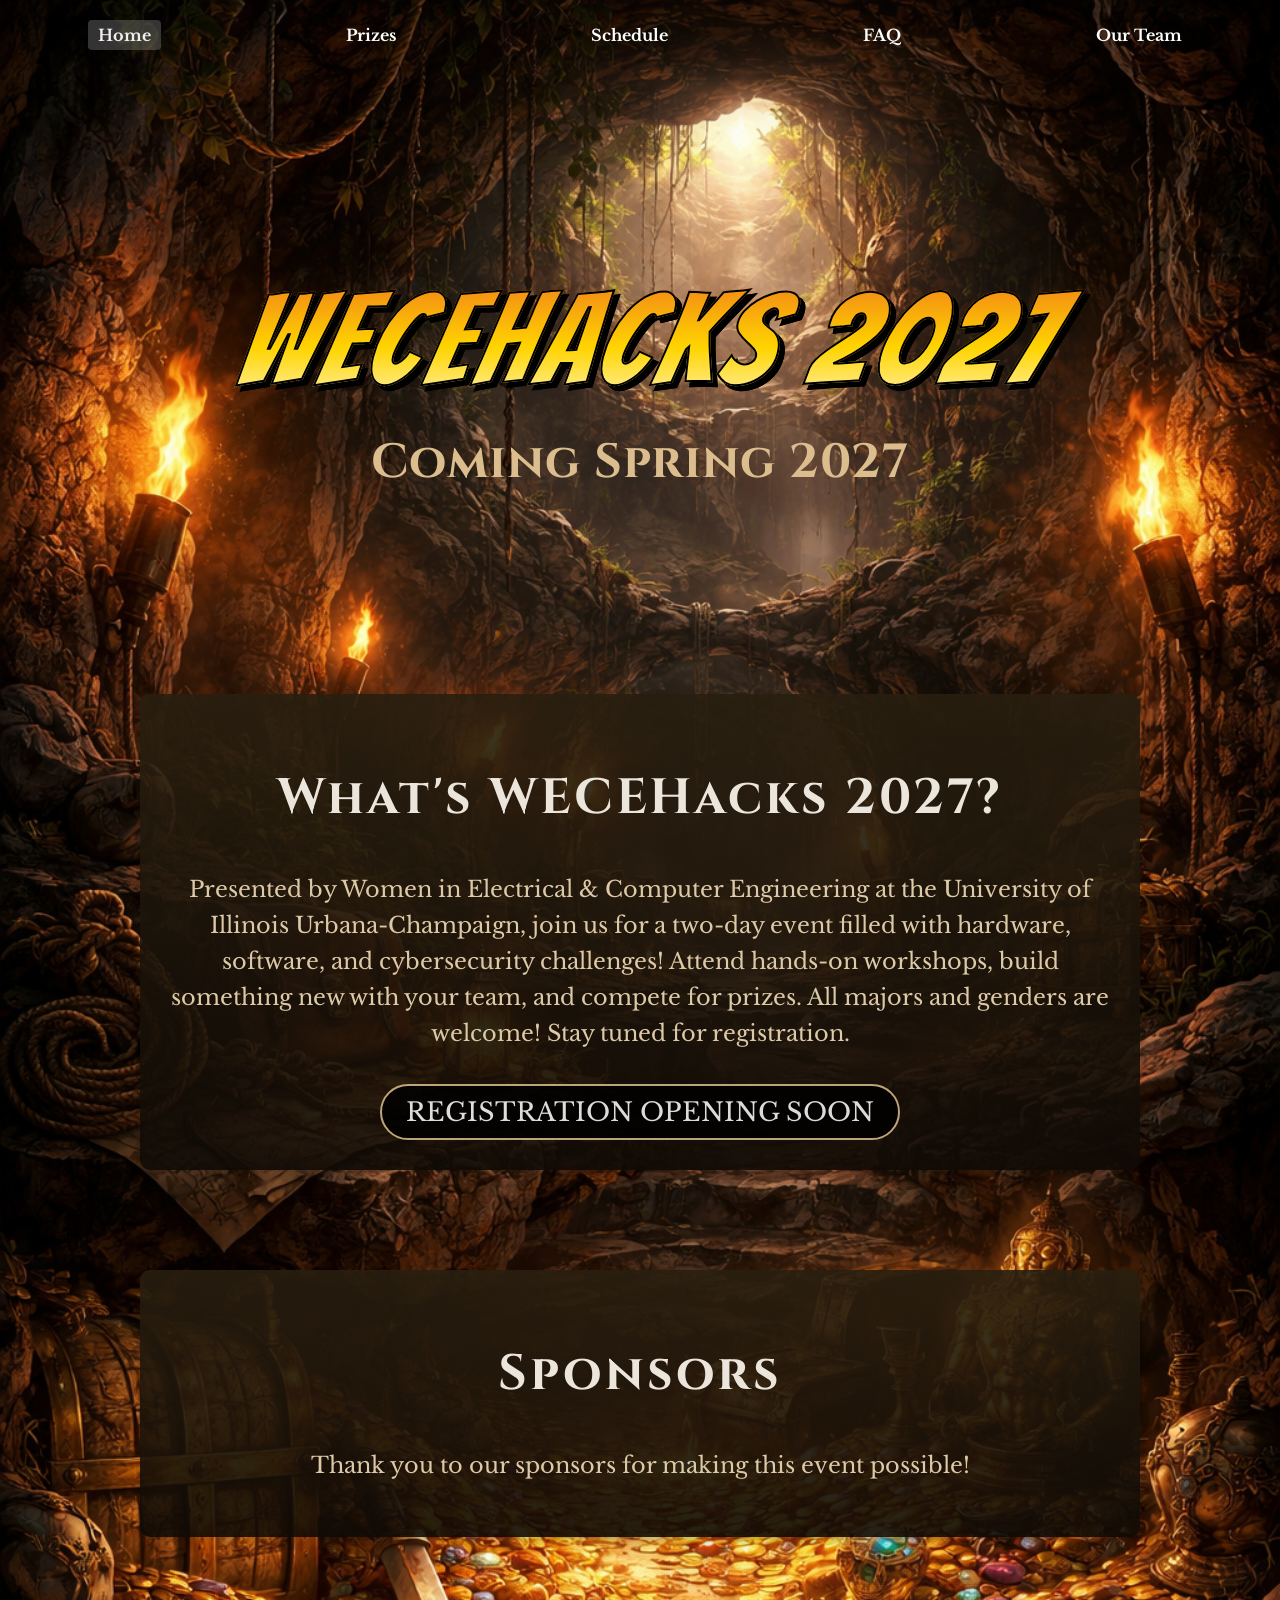
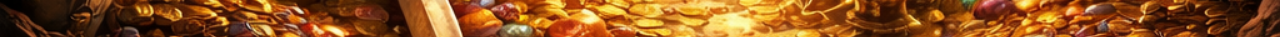
<file: index.html>
<!DOCTYPE html>
<html lang="en">
<head>
  <meta charset="UTF-8">
  <meta name="viewport" content="width=device-width, initial-scale=1.0">
  <title>WECEHacks 2027</title>
  <meta name="description" content="WECEHacks 2027 — the Women in Electrical & Computer Engineering hackathon at the University of Illinois Urbana-Champaign.">

  <link rel="preconnect" href="https://fonts.googleapis.com">
  <link rel="preconnect" href="https://fonts.gstatic.com" crossorigin>
  <link href="https://fonts.googleapis.com/css2?family=Bangers&family=Cinzel:wght@400..900&family=Libre+Baskerville:ital,wght@0,400..700;1,400..700&display=swap" rel="stylesheet">

  <link rel="stylesheet" href="css/common.css">
  <link rel="stylesheet" href="index.css">
</head>

<body>

  <!-- Header -->
  <nav class="header">
    <a href="index.html">Home</a>
    <a href="pages/prizes.html">Prizes</a>
    <a href="pages/schedule.html">Schedule</a>
    <a href="pages/faq.html">FAQ</a>
    <a href="pages/ourteam.html">Our Team</a>
  </nav>

  <!-- Hero section -->
  <!-- TODO: swap for a designed title image (like 2026's) if marketing makes one -->
  <header class="hero">
    <h1 class="hero-title">WECEHacks 2027</h1>
  </header>

  <div class="countdown">
    <div id="date">
      <!-- TODO: replace with the event dates, e.g. "February 20-21" -->
      <h2>Coming Spring 2027</h2>
    </div>

    <div id="timer">
      <span id="days">00</span> Days
      <span id="hours">00</span> Hours
      <span id="minutes">00</span> Minutes
      <span id="seconds">00</span> Seconds
    </div>
  </div>

  <!-- What's WECEHacks 2027? -->
  <section class="intro-section">
    <div>
      <h1>What's WECEHacks 2027?</h1>
      <p>Presented by Women in Electrical &amp; Computer Engineering at the University of Illinois Urbana-Champaign,
        join us for a two-day event filled with hardware, software, and cybersecurity challenges!
        Attend hands-on workshops, build something new with your team, and compete for prizes.
        All majors and genders are welcome! Stay tuned for registration.</p>
      <!-- TODO: once registration opens, wrap the button in
           <a href="REGISTRATION_FORM_URL" target="_blank" rel="noopener"> and change the text to "REGISTER NOW" -->
      <button id="registration-button" type="button" disabled>
        REGISTRATION OPENING SOON
      </button>
    </div>
  </section>

  <!-- Sponsors -->
  <section class="sponsors-section">
    <h1>Sponsors</h1>
    <p>Thank you to our sponsors for making this event possible!</p>

    <!-- TODO: add sponsor logos to images/sponsors/ and list them here
    <div class="sponsor-images">
      <img src="images/sponsors/example.png" alt="Sponsor name" />
    </div> -->
  </section>

  <script src="js/main.js"></script>
</body>
</html>
</file>
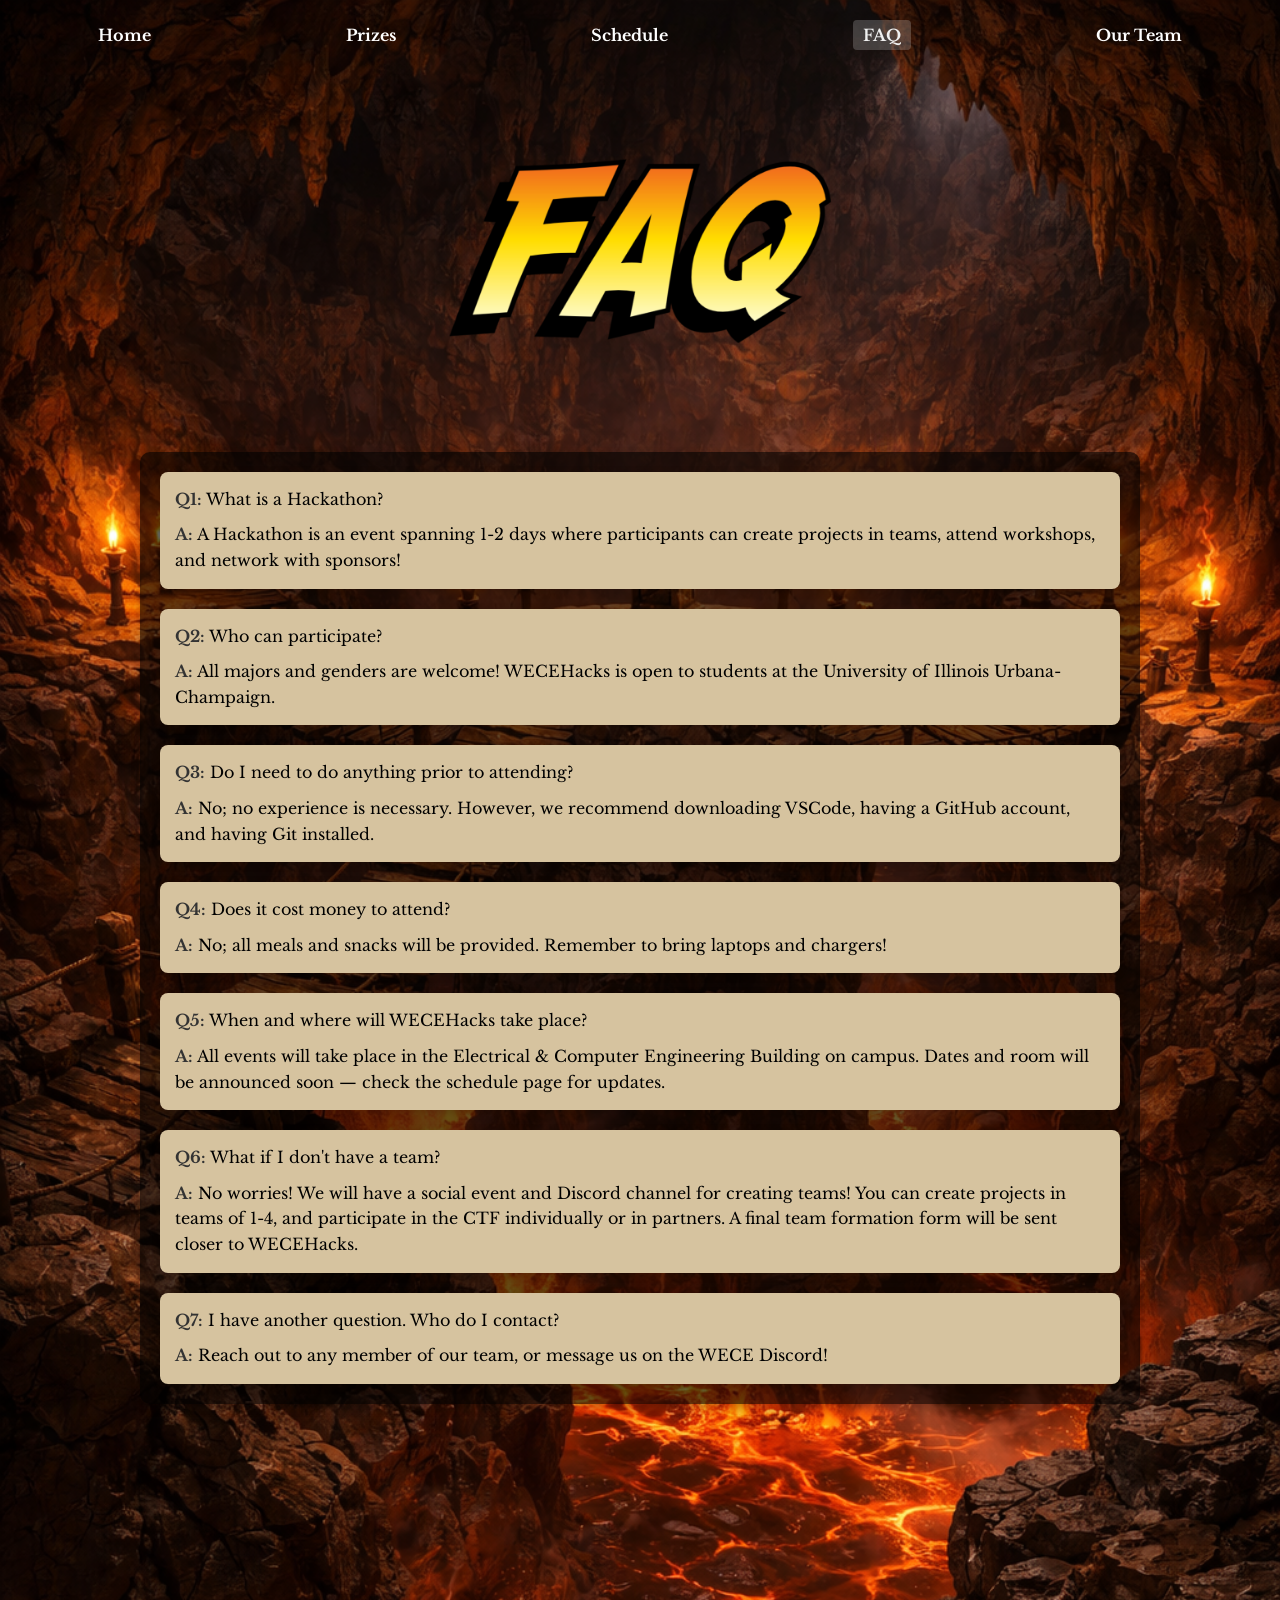
<file: pages/faq.html>
<!DOCTYPE html>
<html lang="en">
<head>
  <meta charset="UTF-8">
  <meta name="viewport" content="width=device-width, initial-scale=1.0">
  <title>WECEHacks 2027 - FAQ</title>

  <link rel="preconnect" href="https://fonts.googleapis.com">
  <link rel="preconnect" href="https://fonts.gstatic.com" crossorigin>
  <link href="https://fonts.googleapis.com/css2?family=Cinzel:wght@400..900&family=Libre+Baskerville:ital,wght@0,400..700;1,400..700&display=swap" rel="stylesheet">

  <link rel="stylesheet" href="../css/common.css">
  <link rel="stylesheet" href="faq.css">
</head>

<body>

  <!-- Header -->
  <nav class="header">
    <a href="../index.html">Home</a>
    <a href="prizes.html">Prizes</a>
    <a href="schedule.html">Schedule</a>
    <a href="faq.html">FAQ</a>
    <a href="ourteam.html">Our Team</a>
  </nav>

  <!-- Page Title -->
  <div class="page-title">
    <img src="../images/titles/faq.png" alt="FAQs">
  </div>

  <!-- FAQ Section -->
  <section class="faq-section">

    <div class="faq-item">
      <p><strong>Q1:</strong> What is a Hackathon?</p>
      <p><strong>A:</strong> A Hackathon is an event spanning 1-2 days where participants can create projects in teams, attend workshops, and network with sponsors!</p>
    </div>

    <div class="faq-item">
      <p><strong>Q2:</strong> Who can participate?</p>
      <p><strong>A:</strong> All majors and genders are welcome! WECEHacks is open to students at the University of Illinois Urbana-Champaign.</p>
    </div>

    <div class="faq-item">
      <p><strong>Q3:</strong> Do I need to do anything prior to attending?</p>
      <p><strong>A:</strong> No; no experience is necessary. However, we recommend downloading VSCode, having a GitHub account, and having Git installed.</p>
    </div>

    <div class="faq-item">
      <p><strong>Q4:</strong> Does it cost money to attend?</p>
      <p><strong>A:</strong> No; all meals and snacks will be provided. Remember to bring laptops and chargers!</p>
    </div>

    <div class="faq-item">
      <p><strong>Q5:</strong> When and where will WECEHacks take place?</p>
      <!-- TODO: fill in the 2027 dates and room number -->
      <p><strong>A:</strong> All events will take place in the Electrical &amp; Computer Engineering Building on campus. Dates and room will be announced soon &mdash; check the schedule page for updates.</p>
    </div>

    <div class="faq-item">
      <p><strong>Q6:</strong> What if I don't have a team?</p>
      <p><strong>A:</strong> No worries! We will have a social event and Discord channel for creating teams! You can create projects in teams of 1-4, and participate in the CTF individually or in partners. A final team formation form will be sent closer to WECEHacks.</p>
    </div>

    <div class="faq-item">
      <p><strong>Q7:</strong> I have another question. Who do I contact?</p>
      <!-- TODO: add the WECEHacks contact email / Discord link -->
      <p><strong>A:</strong> Reach out to any member of our team, or message us on the WECE Discord!</p>
    </div>

  </section>

  <script src="../js/main.js"></script>
</body>
</html>
</file>
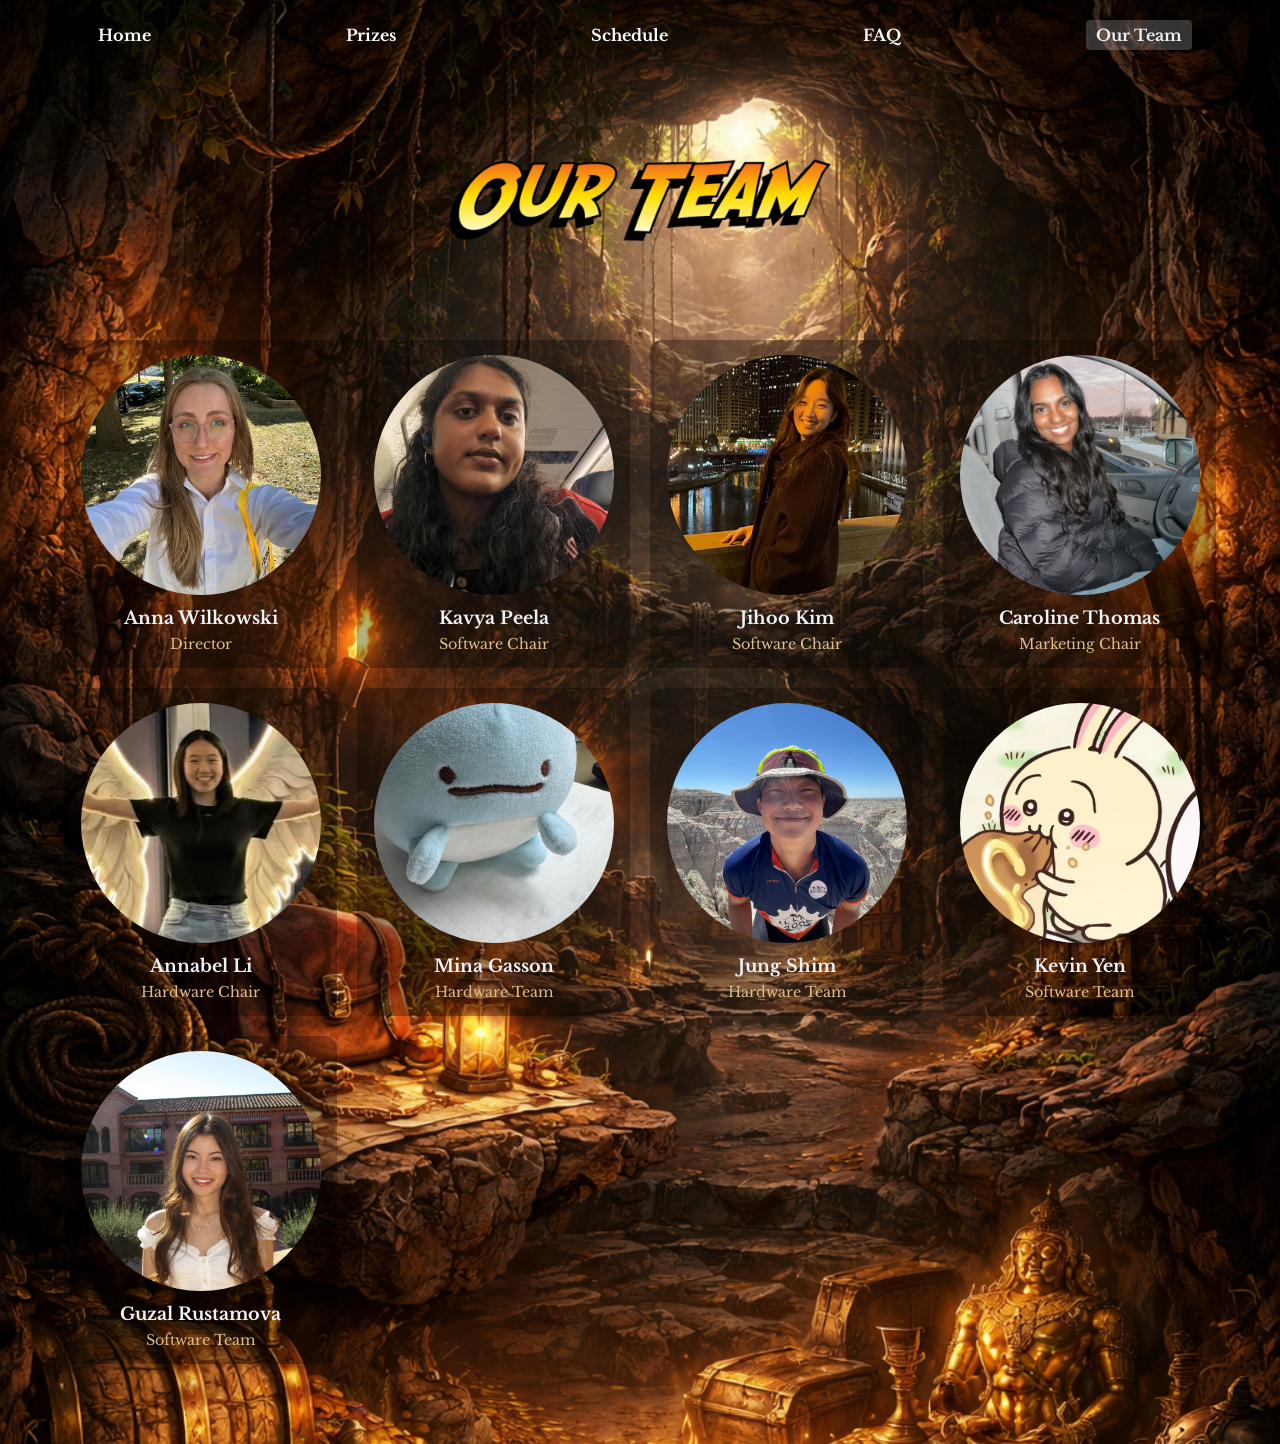
<file: pages/ourteam.html>
<!DOCTYPE html>
<html lang="en">
<head>
  <meta charset="UTF-8">
  <meta name="viewport" content="width=device-width, initial-scale=1.0">
  <title>WECEHacks 2027 - Our Team</title>

  <link rel="preconnect" href="https://fonts.googleapis.com">
  <link rel="preconnect" href="https://fonts.gstatic.com" crossorigin>
  <link href="https://fonts.googleapis.com/css2?family=Cinzel:wght@400..900&family=Libre+Baskerville:ital,wght@0,400..700;1,400..700&display=swap" rel="stylesheet">

  <link rel="stylesheet" href="../css/common.css">
  <link rel="stylesheet" href="ourteam.css">
</head>

<body>

  <!-- Header -->
  <nav class="header">
    <a href="../index.html">Home</a>
    <a href="prizes.html">Prizes</a>
    <a href="schedule.html">Schedule</a>
    <a href="faq.html">FAQ</a>
    <a href="ourteam.html">Our Team</a>
  </nav>

  <!-- Page Title -->
  <div class="page-title">
    <img src="../images/titles/our-team.png" alt="Our Team">
  </div>

  <!-- Team Section
       TODO: update to the 2027 roster (this is carried over from 2026).
       Photos go in images/team_photos/ — square crops look best. -->
  <section class="team-grid">

    <div class="team-member">
      <img src="../images/team_photos/anna_wilkowski.jpg" alt="Anna Wilkowski">
      <div class="name">Anna Wilkowski</div>
      <div class="role">Director</div>
    </div>

    <div class="team-member">
      <img src="../images/team_photos/kavya_peela.jpg" alt="Kavya Peela">
      <div class="name">Kavya Peela</div>
      <div class="role">Software Chair</div>
    </div>

    <div class="team-member">
      <img src="../images/team_photos/jihoo_kim.jpg" alt="Jihoo Kim">
      <div class="name">Jihoo Kim</div>
      <div class="role">Software Chair</div>
    </div>

    <div class="team-member">
      <img src="../images/team_photos/caroline_thomas.jpg" alt="Caroline Thomas">
      <div class="name">Caroline Thomas</div>
      <div class="role">Marketing Chair</div>
    </div>

    <div class="team-member">
      <img src="../images/team_photos/annabel_li.jpg" alt="Annabel Li">
      <div class="name">Annabel Li</div>
      <div class="role">Hardware Chair</div>
    </div>

    <div class="team-member">
      <img src="../images/team_photos/mina_gasson.jpg" alt="Mina Gasson">
      <div class="name">Mina Gasson</div>
      <div class="role">Hardware Team</div>
    </div>

    <div class="team-member">
      <img src="../images/team_photos/jung_shim.jpg" alt="Jung Shim">
      <div class="name">Jung Shim</div>
      <div class="role">Hardware Team</div>
    </div>

    <div class="team-member">
      <img src="../images/team_photos/kevin_yen.jpg" alt="Kevin Yen">
      <div class="name">Kevin Yen</div>
      <div class="role">Software Team</div>
    </div>

    <div class="team-member">
      <img src="../images/team_photos/guzal_rustamova.jpg" alt="Guzal Rustamova">
      <div class="name">Guzal Rustamova</div>
      <div class="role">Software Team</div>
    </div>

  </section>

  <script src="../js/main.js"></script>
</body>
</html>
</file>
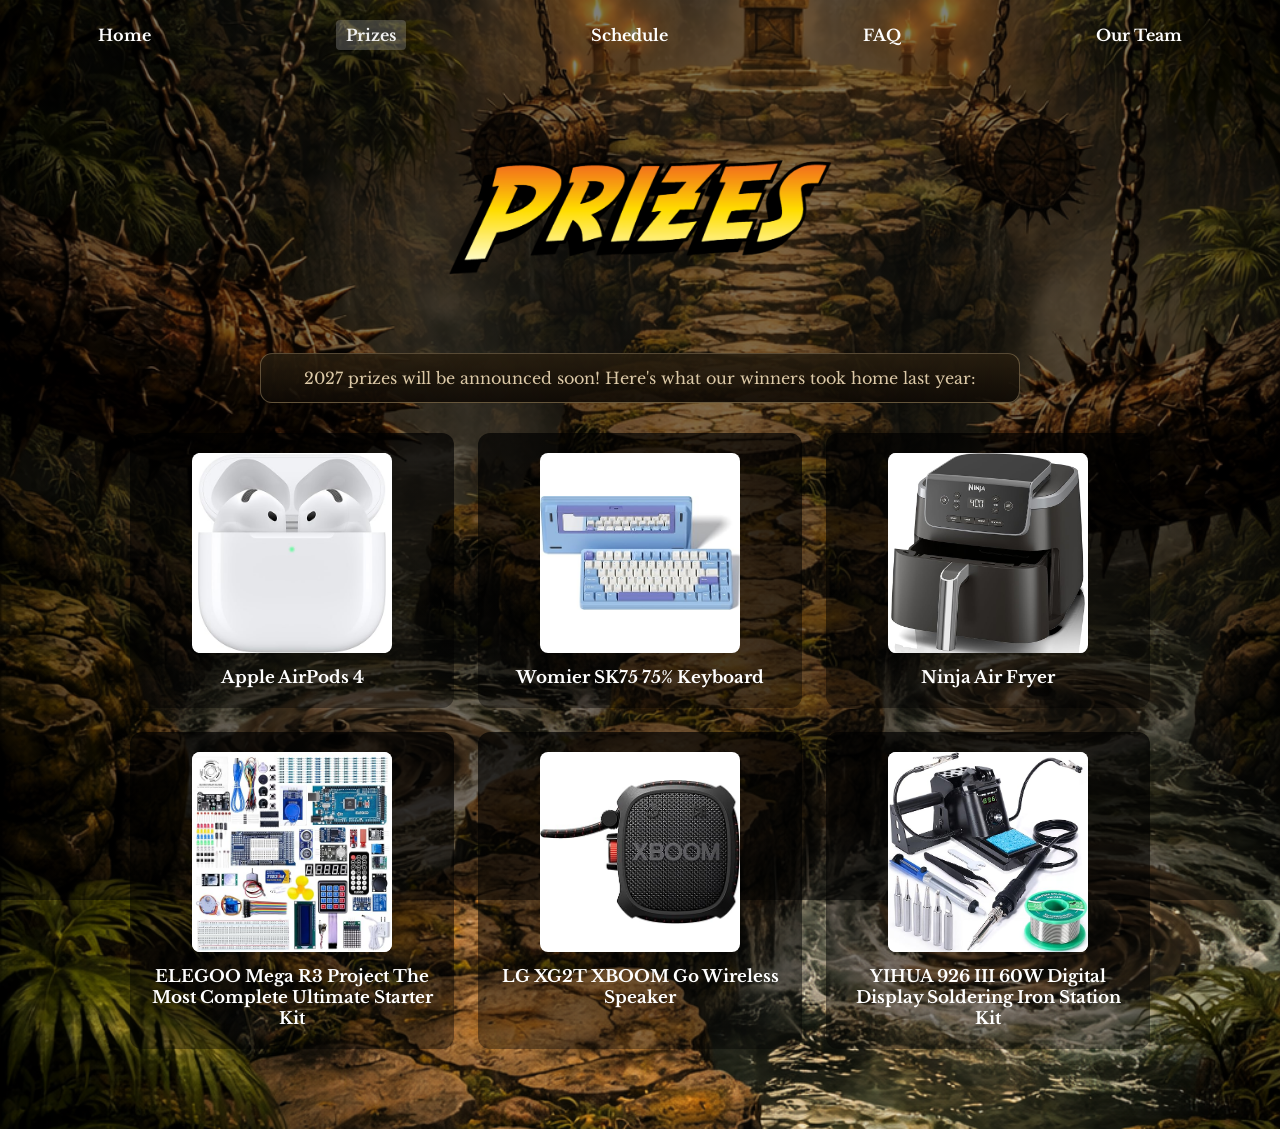
<file: pages/prizes.html>
<!DOCTYPE html>
<html lang="en">
<head>
  <meta charset="UTF-8">
  <meta name="viewport" content="width=device-width, initial-scale=1.0">
  <title>WECEHacks 2027 - Prizes</title>

  <link rel="preconnect" href="https://fonts.googleapis.com">
  <link rel="preconnect" href="https://fonts.gstatic.com" crossorigin>
  <link href="https://fonts.googleapis.com/css2?family=Cinzel:wght@400..900&family=Libre+Baskerville:ital,wght@0,400..700;1,400..700&display=swap" rel="stylesheet">

  <link rel="stylesheet" href="../css/common.css">
  <link rel="stylesheet" href="prizes.css">
</head>

<body>

  <!-- Header -->
  <nav class="header">
    <a href="../index.html">Home</a>
    <a href="prizes.html">Prizes</a>
    <a href="schedule.html">Schedule</a>
    <a href="faq.html">FAQ</a>
    <a href="ourteam.html">Our Team</a>
  </nav>

  <!-- Page Title -->
  <div class="page-title">
    <img src="../images/titles/prizes.png" alt="Prizes">
  </div>

  <!-- TODO: remove this notice and replace the cards below with the 2027 prizes -->
  <p class="notice">2027 prizes will be announced soon! Here's what our winners took home last year:</p>

  <!-- Prizes Section -->
  <section class="prizes-section">
    <div class="prizes-container">
      <div class="prize">
        <img src="../images/prize_photos/airpods_4.jpg" alt="Apple AirPods 4">
        <h3>Apple AirPods 4</h3>
      </div>
      <div class="prize">
        <img src="../images/prize_photos/keyboard.jpg" alt="Womier SK75 keyboard">
        <h3>Womier SK75 75% Keyboard</h3>
      </div>
      <div class="prize">
        <img src="../images/prize_photos/air_fryer.jpg" alt="Ninja air fryer">
        <h3>Ninja Air Fryer</h3>
      </div>
      <div class="prize">
        <img src="../images/prize_photos/elegroo.jpg" alt="ELEGOO Mega R3 starter kit">
        <h3>ELEGOO Mega R3 Project The Most Complete Ultimate Starter Kit</h3>
      </div>
      <div class="prize">
        <img src="../images/prize_photos/xboom.jpg" alt="LG XBOOM Go wireless speaker">
        <h3>LG XG2T XBOOM Go Wireless Speaker</h3>
      </div>
      <div class="prize">
        <img src="../images/prize_photos/soldering.jpg" alt="YIHUA soldering station">
        <h3>YIHUA 926 III 60W Digital Display Soldering Iron Station Kit</h3>
      </div>
    </div>
  </section>

  <script src="../js/main.js"></script>
</body>
</html>
</file>
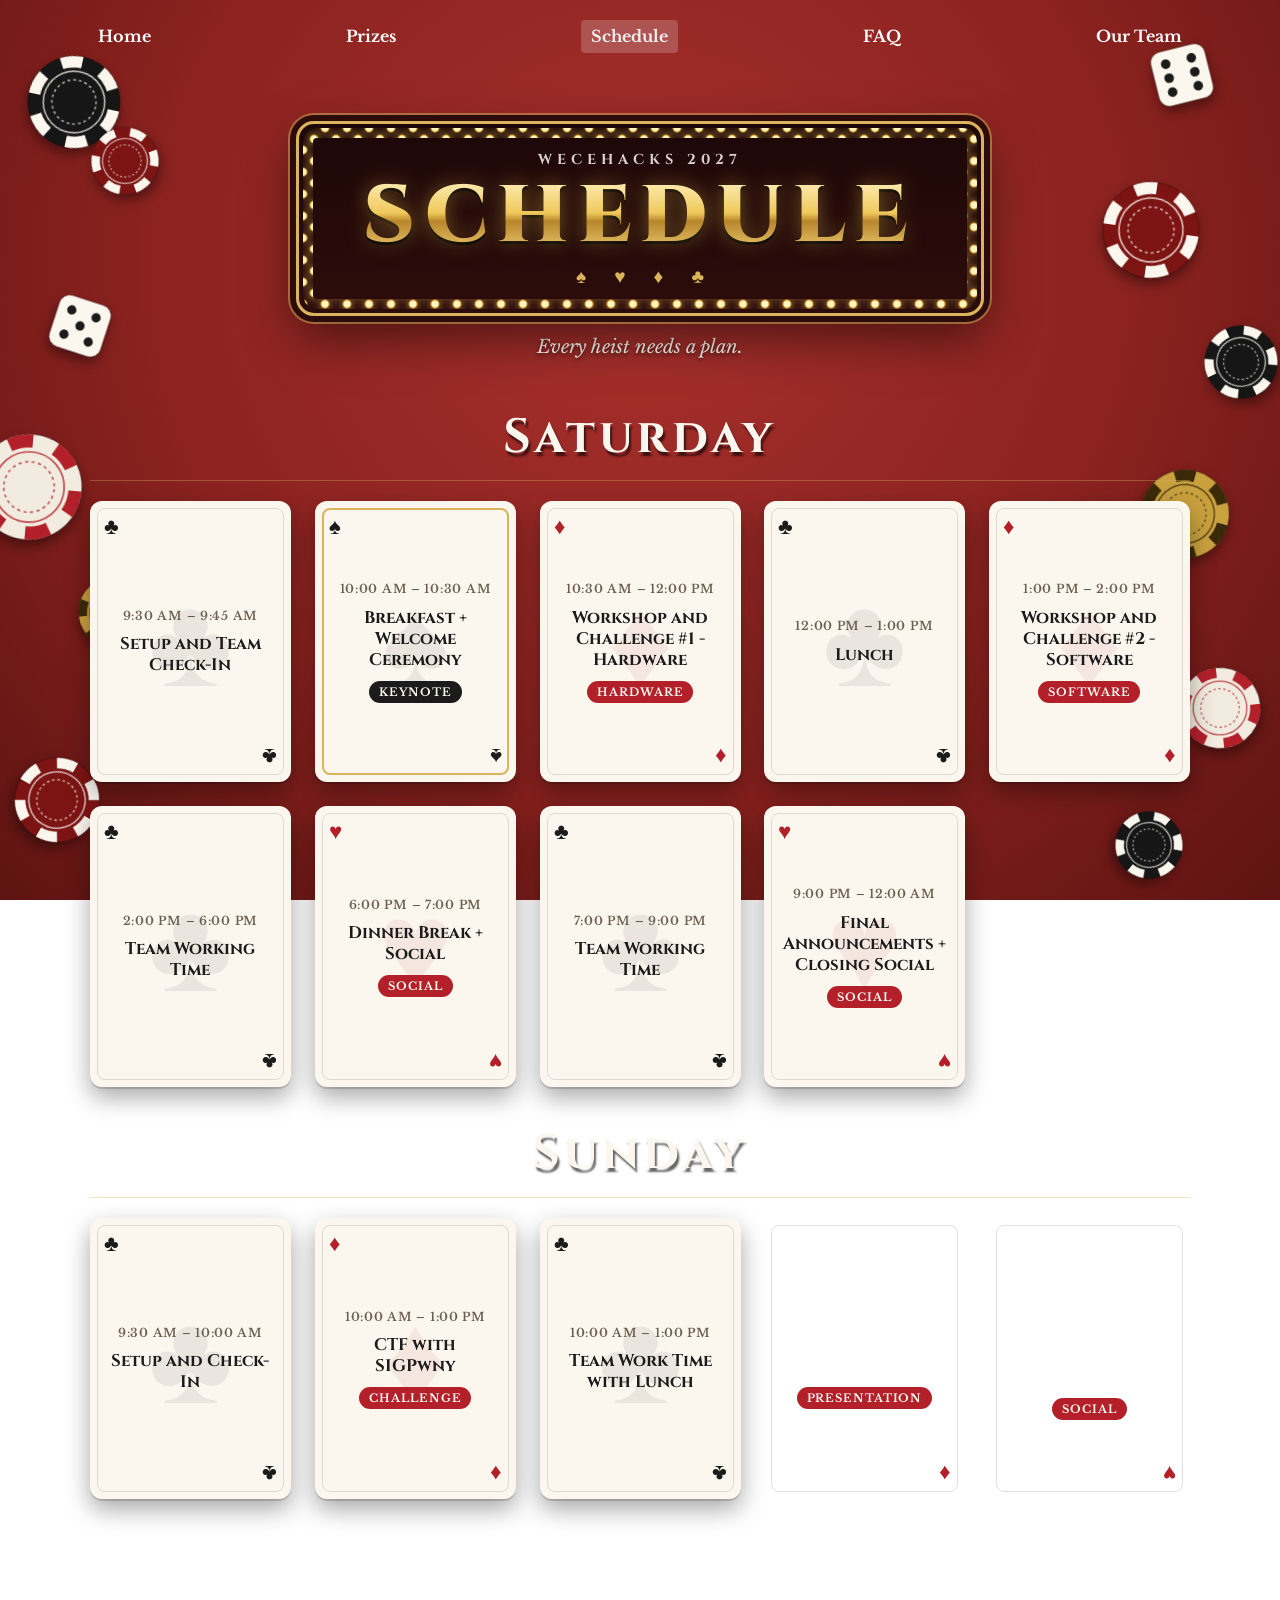
<file: pages/schedule.html>
<!DOCTYPE html>
<html lang="en">
<head>
  <meta charset="UTF-8">
  <meta name="viewport" content="width=device-width, initial-scale=1.0">
  <title>WECEHacks 2027 - Schedule</title>

  <link rel="preconnect" href="https://fonts.googleapis.com">
  <link rel="preconnect" href="https://fonts.gstatic.com" crossorigin>
  <link href="https://fonts.googleapis.com/css2?family=Cinzel:wght@400..900&family=Libre+Baskerville:ital,wght@0,400..700;1,400..700&display=swap" rel="stylesheet">

  <link rel="stylesheet" href="../css/common.css">
  <link rel="stylesheet" href="schedule.css">
</head>

<body>

  <!--
    Background decorations: chips and dice scattered on the table.
    The <symbol>s are drawn once; each <svg class="decor"> reuses one with <use>.
    Position/size/rotation come from the inline CSS variables:
      --x, --y = position on screen   --s = size   --r = rotation
    Add "decor-extra" to hide an item on small screens.
  -->
  <svg width="0" height="0" style="position:absolute" aria-hidden="true">
    <defs>
      <symbol id="chip" viewBox="0 0 100 100">
        <circle cx="50" cy="50" r="48" fill="currentColor" stroke="rgba(0,0,0,0.3)" stroke-width="1"/>
        <circle cx="50" cy="50" r="42" fill="none" style="stroke: var(--chip-edge, #fff)" stroke-width="12" pathLength="120" stroke-dasharray="10 10"/>
        <circle cx="50" cy="50" r="32" fill="none" style="stroke: var(--chip-edge, #fff)" stroke-width="1.5" opacity="0.8"/>
        <circle cx="50" cy="50" r="27" fill="currentColor"/>
        <circle cx="50" cy="50" r="23" fill="none" style="stroke: var(--chip-edge, #fff)" stroke-width="1.5" stroke-dasharray="3 3" opacity="0.7"/>
      </symbol>

      <symbol id="die-2" viewBox="0 0 100 100">
        <rect x="4" y="4" width="92" height="92" rx="18" fill="#fbf7ef" stroke="rgba(0,0,0,0.18)" stroke-width="2"/>
        <g fill="#1b1b1b"><circle cx="28" cy="28" r="8"/><circle cx="72" cy="72" r="8"/></g>
      </symbol>
      <symbol id="die-3" viewBox="0 0 100 100">
        <rect x="4" y="4" width="92" height="92" rx="18" fill="#fbf7ef" stroke="rgba(0,0,0,0.18)" stroke-width="2"/>
        <g fill="#1b1b1b"><circle cx="28" cy="28" r="8"/><circle cx="50" cy="50" r="8"/><circle cx="72" cy="72" r="8"/></g>
      </symbol>
      <symbol id="die-5" viewBox="0 0 100 100">
        <rect x="4" y="4" width="92" height="92" rx="18" fill="#fbf7ef" stroke="rgba(0,0,0,0.18)" stroke-width="2"/>
        <g fill="#1b1b1b"><circle cx="28" cy="28" r="8"/><circle cx="72" cy="28" r="8"/><circle cx="50" cy="50" r="8"/><circle cx="28" cy="72" r="8"/><circle cx="72" cy="72" r="8"/></g>
      </symbol>
      <symbol id="die-6" viewBox="0 0 100 100">
        <rect x="4" y="4" width="92" height="92" rx="18" fill="#fbf7ef" stroke="rgba(0,0,0,0.18)" stroke-width="2"/>
        <g fill="#1b1b1b"><circle cx="28" cy="26" r="8"/><circle cx="28" cy="50" r="8"/><circle cx="28" cy="74" r="8"/><circle cx="72" cy="26" r="8"/><circle cx="72" cy="50" r="8"/><circle cx="72" cy="74" r="8"/></g>
      </symbol>
    </defs>
  </svg>

  <div class="table-decor" aria-hidden="true">
    <!-- left side -->
    <svg class="decor chip-black" style="--x:2%;  --y:6%;  --s:96px; --r:12deg"><use href="#chip"/></svg>
    <svg class="decor chip-red"   style="--x:7%;  --y:14%; --s:70px; --r:-20deg"><use href="#chip"/></svg>
    <svg class="decor die"        style="--x:4%;  --y:33%; --s:58px; --r:18deg"><use href="#die-5"/></svg>
    <svg class="decor chip-ivory decor-extra" style="--x:-2%; --y:48%; --s:110px; --r:5deg"><use href="#chip"/></svg>
    <svg class="decor chip-gold"  style="--x:6%;  --y:64%; --s:72px; --r:-8deg"><use href="#chip"/></svg>
    <svg class="decor die decor-extra" style="--x:9%; --y:70%; --s:48px; --r:-32deg"><use href="#die-2"/></svg>
    <svg class="decor chip-red"   style="--x:1%;  --y:84%; --s:88px; --r:30deg"><use href="#chip"/></svg>

    <!-- right side -->
    <svg class="decor die"        style="--x:90%; --y:5%;  --s:60px; --r:-14deg"><use href="#die-6"/></svg>
    <svg class="decor chip-red"   style="--x:86%; --y:20%; --s:100px; --r:8deg"><use href="#chip"/></svg>
    <svg class="decor chip-black decor-extra" style="--x:94%; --y:36%; --s:76px; --r:-25deg"><use href="#chip"/></svg>
    <svg class="decor chip-gold"  style="--x:89%; --y:52%; --s:92px; --r:15deg"><use href="#chip"/></svg>
    <svg class="decor die decor-extra" style="--x:85%; --y:68%; --s:52px; --r:24deg"><use href="#die-3"/></svg>
    <svg class="decor chip-ivory" style="--x:92%; --y:74%; --s:84px; --r:-6deg"><use href="#chip"/></svg>
    <svg class="decor chip-black" style="--x:87%; --y:90%; --s:70px; --r:40deg"><use href="#chip"/></svg>
  </div>

  <!-- Header -->
  <nav class="header">
    <a href="../index.html">Home</a>
    <a href="prizes.html">Prizes</a>
    <a href="schedule.html">Schedule</a>
    <a href="faq.html">FAQ</a>
    <a href="ourteam.html">Our Team</a>
  </nav>

  <!-- Page Title: casino marquee sign -->
  <div class="page-title">
    <h1 class="marquee">
      <span class="marquee-kicker">WECEHacks 2027</span>
      <span class="marquee-word">Schedule</span>
      <span class="marquee-suits" aria-hidden="true">&#9824;&#xFE0E; &#9829;&#xFE0E; &#9830;&#xFE0E; &#9827;&#xFE0E;</span>
    </h1>
    <p class="marquee-tagline">Every heist needs a plan.</p>
  </div>


  <!--
    Schedule Section

    Each event is one <li class="event-card">.
      - Add "keynote", "workshop", or "social" to the <li> to change its suit:
          keynote = spade, workshop = diamond, social = heart, (none) = club
      - The <template class="details"> holds what shows in the pop-up.
        Put any HTML in there (paragraphs, lists, room numbers, links).
        It is not displayed on the page until the card is clicked.
  -->
  <section class="schedule-section">

    <!-- Saturday -->
    <div class="day">
      <h2 class="day-header">Saturday</h2>
      <ul class="hand">

        <li class="event-card">
          <button type="button" class="card-face">
            <span class="corner corner-top" aria-hidden="true"></span>
            <span class="time">9:30 AM – 9:45 AM</span>
            <span class="title">Setup and Team Check-In</span>
            <span class="corner corner-bottom" aria-hidden="true"></span>
          </button>
          <template class="details">
            <p class="tbd">Details coming soon.</p>
          </template>
        </li>

        <li class="event-card keynote">
          <button type="button" class="card-face">
            <span class="corner corner-top" aria-hidden="true"></span>
            <span class="time">10:00 AM – 10:30 AM</span>
            <span class="title">Breakfast + Welcome Ceremony</span>
            <span class="badge">Keynote</span>
            <span class="corner corner-bottom" aria-hidden="true"></span>
          </button>
          <template class="details">
            <p class="tbd">Details coming soon.</p>
          </template>
        </li>

        <li class="event-card workshop">
          <button type="button" class="card-face">
            <span class="corner corner-top" aria-hidden="true"></span>
            <span class="time">10:30 AM – 12:00 PM</span>
            <span class="title">Workshop and Challenge #1 - Hardware</span>
            <span class="badge">Hardware</span>
            <span class="corner corner-bottom" aria-hidden="true"></span>
          </button>
          <template class="details">
            <p class="tbd">Details coming soon.</p>
          </template>
        </li>

        <li class="event-card">
          <button type="button" class="card-face">
            <span class="corner corner-top" aria-hidden="true"></span>
            <span class="time">12:00 PM – 1:00 PM</span>
            <span class="title">Lunch</span>
            <span class="corner corner-bottom" aria-hidden="true"></span>
          </button>
          <template class="details">
            <p class="tbd">Details coming soon.</p>
          </template>
        </li>

        <li class="event-card workshop">
          <button type="button" class="card-face">
            <span class="corner corner-top" aria-hidden="true"></span>
            <span class="time">1:00 PM – 2:00 PM</span>
            <span class="title">Workshop and Challenge #2 - Software</span>
            <span class="badge">Software</span>
            <span class="corner corner-bottom" aria-hidden="true"></span>
          </button>
          <template class="details">
            <p class="tbd">Details coming soon.</p>
          </template>
        </li>

        <li class="event-card">
          <button type="button" class="card-face">
            <span class="corner corner-top" aria-hidden="true"></span>
            <span class="time">2:00 PM – 6:00 PM</span>
            <span class="title">Team Working Time</span>
            <span class="corner corner-bottom" aria-hidden="true"></span>
          </button>
          <template class="details">
            <p class="tbd">Details coming soon.</p>
          </template>
        </li>

        <li class="event-card social">
          <button type="button" class="card-face">
            <span class="corner corner-top" aria-hidden="true"></span>
            <span class="time">6:00 PM – 7:00 PM</span>
            <span class="title">Dinner Break + Social</span>
            <span class="badge">Social</span>
            <span class="corner corner-bottom" aria-hidden="true"></span>
          </button>
          <template class="details">
            <p class="tbd">Details coming soon.</p>
          </template>
        </li>

        <li class="event-card">
          <button type="button" class="card-face">
            <span class="corner corner-top" aria-hidden="true"></span>
            <span class="time">7:00 PM – 9:00 PM</span>
            <span class="title">Team Working Time</span>
            <span class="corner corner-bottom" aria-hidden="true"></span>
          </button>
          <template class="details">
            <p class="tbd">Details coming soon.</p>
          </template>
        </li>

        <li class="event-card social">
          <button type="button" class="card-face">
            <span class="corner corner-top" aria-hidden="true"></span>
            <span class="time">9:00 PM – 12:00 AM</span>
            <span class="title">Final Announcements + Closing Social</span>
            <span class="badge">Social</span>
            <span class="corner corner-bottom" aria-hidden="true"></span>
          </button>
          <template class="details">
            <p class="tbd">Details coming soon.</p>
          </template>
        </li>

      </ul>
    </div>

    <!-- Sunday -->
    <div class="day">
      <h2 class="day-header">Sunday</h2>
      <ul class="hand">

        <li class="event-card">
          <button type="button" class="card-face">
            <span class="corner corner-top" aria-hidden="true"></span>
            <span class="time">9:30 AM – 10:00 AM</span>
            <span class="title">Setup and Check-In</span>
            <span class="corner corner-bottom" aria-hidden="true"></span>
          </button>
          <template class="details">
            <p class="tbd">Details coming soon.</p>
          </template>
        </li>

        <li class="event-card workshop">
          <button type="button" class="card-face">
            <span class="corner corner-top" aria-hidden="true"></span>
            <span class="time">10:00 AM – 1:00 PM</span>
            <span class="title">CTF with SIGPwny</span>
            <span class="badge">Challenge</span>
            <span class="corner corner-bottom" aria-hidden="true"></span>
          </button>
          <template class="details">
            <p class="tbd">Details coming soon.</p>
          </template>
        </li>

        <li class="event-card">
          <button type="button" class="card-face">
            <span class="corner corner-top" aria-hidden="true"></span>
            <span class="time">10:00 AM – 1:00 PM</span>
            <span class="title">Team Work Time with Lunch</span>
            <span class="corner corner-bottom" aria-hidden="true"></span>
          </button>
          <template class="details">
            <p class="tbd">Details coming soon.</p>
          </template>
        </li>

        <li class="event-card workshop">
          <button type="button" class="card-face">
            <span class="corner corner-top" aria-hidden="true"></span>
            <span class="time">1:00 PM – 2:00 PM</span>
            <span class="title">Final Presentations</span>
            <span class="badge">Presentation</span>
            <span class="corner corner-bottom" aria-hidden="true"></span>
          </button>
          <template class="details">
            <p class="tbd">Details coming soon.</p>
          </template>
        </li>

        <li class="event-card social">
          <button type="button" class="card-face">
            <span class="corner corner-top" aria-hidden="true"></span>
            <span class="time">2:00 PM – 3:00 PM</span>
            <span class="title">Announce Winners, Closing Ceremony</span>
            <span class="badge">Social</span>
            <span class="corner corner-bottom" aria-hidden="true"></span>
          </button>
          <template class="details">
            <p class="tbd">Details coming soon.</p>
          </template>
        </li>

      </ul>
    </div>

  </section>

  <!-- Event pop-up (filled in by schedule.js when a card is clicked) -->
  <dialog class="event-modal" id="event-modal" aria-labelledby="modal-title">
    <div class="modal-inner">
      <button type="button" class="modal-close" aria-label="Close">&times;</button>
      <p class="modal-time"></p>
      <h3 class="modal-title" id="modal-title"></h3>
      <span class="modal-badge"></span>
      <div class="modal-body"></div>
    </div>
  </dialog>

  <script src="../js/main.js"></script>
  <script src="schedule.js"></script>
</body>
</html>
</file>
<file: css/common.css>
/* ==========================================================================
   WECEHacks 2027 — styles shared by every page (header, fonts, theme)
   Page-specific styles live next to each page (index.css, pages/*.css).
   ========================================================================== */

:root {
  --bg: #0f0f13;
  --text: #eef2f7;
  --muted: hsl(214, 15%, 69%);
  --gold: #dbbd8e;
  --parchment: #d6c39f;
  --heading: #ebe5dc;
  --body-text: #dcc9a7;
  --accent: #6f2806;
  --accent-2: #866104;
  --success: #b76920;
  --panel: linear-gradient(to bottom, rgba(40, 30, 15, 0.9), rgba(15, 10, 5, 0.9));
  --card: linear-gradient(180deg, rgba(0, 0, 0, 0.7), rgba(0, 0, 0, 0.4));
  --radius: 12px;
  --max-width: 1100px;
}

* {
  box-sizing: border-box;
}

html {
  scroll-behavior: smooth;
}

body {
  font-family: 'Libre Baskerville', serif;
  margin: 0;
  padding: 0;
  min-height: 100vh;
  display: flex;
  flex-direction: column;
  align-items: center;
  color: var(--text);
  background-color: #000000;
  background-repeat: no-repeat;
  background-size: 100% auto;
  background-position: top center;
  -webkit-font-smoothing: antialiased;
}

img {
  max-width: 100%;
}

/* ---------- Header ---------- */

.header {
  position: sticky;
  top: 0;
  z-index: 100;
  width: 100%;
  display: flex;
  flex-wrap: wrap;
  justify-content: space-around;
  padding: 20px 0;
  background-color: transparent;
  transition: background-color 0.3s ease, box-shadow 0.3s ease;
}

/* When scrolled, header background turns black */
.header.scrolled {
  background-color: rgba(0, 0, 0, 0.7);
  box-shadow: 0 4px 10px rgba(0, 0, 0, 0.5);
}

.header a {
  color: white;
  text-decoration: none;
  font-size: 16px;
  font-weight: bold;
  padding: 5px 10px;
  border-radius: 4px;
  transition: background-color 0.3s ease, color 0.3s ease;
}

.header a:hover,
.header a.active {
  background-color: rgba(255, 255, 255, 0.2);
  color: #f0f0f0;
}

/* ---------- Page title images (Prizes, Schedule, FAQ, Our Team) ---------- */

.page-title {
  width: 100%;
  margin-top: 20px;
  margin-bottom: 10px;
  padding: 50px 20px;
  display: flex;
  justify-content: center;
}

.page-title img {
  width: min(420px, 80%);
  height: auto;
}

/* ---------- Shared bits ---------- */

.badge {
  display: inline-block;
  font-size: 12px;
  padding: 4px 8px;
  border-radius: 999px;
  color: white;
  background: linear-gradient(90deg, var(--accent), var(--accent-2));
}

.notice {
  width: min(90%, 760px);
  margin: 0 auto 30px;
  padding: 14px 20px;
  text-align: center;
  color: var(--body-text);
  background: var(--panel);
  border: 1px solid rgba(219, 189, 142, 0.35);
  border-radius: var(--radius);
}

@media (max-width: 600px) {
  .header {
    justify-content: center;
    gap: 4px;
    padding: 12px 0;
  }

  .header a {
    font-size: 14px;
    padding: 5px 8px;
  }
}
</file>
<file: index.css>
/* Home page */

body {
  background-image: url('images/backgrounds/treasure_background.png');
}

/* ---------- Hero title ---------- */

.hero {
  width: 90%;
  padding-top: 200px;
  text-align: center;
}

/* Recreates the orange-to-yellow comic title from the 2026 logo */
.hero-title {
  margin: 0;
  font-family: 'Bangers', 'Cinzel', sans-serif;
  font-weight: 400;
  font-style: italic;
  font-size: clamp(3rem, 11vw, 8rem);
  letter-spacing: 0.04em;
  line-height: 1.1;
  background: linear-gradient(to bottom, #f07a1a 0%, #ffd400 55%, #fff6c4 100%);
  -webkit-background-clip: text;
  background-clip: text;
  color: transparent;
  -webkit-text-stroke: 2px #000;
  filter: drop-shadow(5px 5px 0 #000);
}

/* ---------- Countdown ---------- */

.countdown {
  width: min(90%, 760px);
  padding: 0 20px 40px;
  text-align: center;
  font-family: 'Cinzel', serif;
  letter-spacing: 0.06em;
  color: var(--gold);
}

#date h2 {
  margin: 0.4em 0;
  font-size: clamp(1.8rem, 5vw, 3rem);
}

#timer {
  font-size: clamp(1.1rem, 3.5vw, 1.5rem);
  font-weight: bold;
  text-shadow:
    0 0 8px rgba(203, 162, 123, 0.5),
    0 0 16px rgba(203, 162, 123, 0.3);
}

/* ---------- Content panels ---------- */

.intro-section,
.sponsors-section {
  width: min(90%, 1000px);
  padding: 30px;
  background: var(--panel);
  border-radius: 10px;
  box-shadow: 0 4px 10px rgba(0, 0, 0, 0.2);
  text-align: center;
}

.intro-section {
  margin-top: 140px;
}

.sponsors-section {
  margin-top: 100px;
  margin-bottom: 100px;
}

.intro-section h1,
.sponsors-section h1 {
  font-family: 'Cinzel', serif;
  font-size: clamp(2rem, 5vw, 3.1rem);
  letter-spacing: 0.06em;
  color: var(--heading);
}

.intro-section p,
.sponsors-section p {
  font-size: clamp(1rem, 2.2vw, 1.4rem);
  line-height: 1.6;
  color: var(--body-text);
}

#registration-button {
  margin-top: 10px;
  padding: 10px 24px;
  font-family: 'Libre Baskerville', serif;
  font-size: clamp(1.1rem, 3vw, 1.6rem);
  color: white;
  background-color: #000000;
  border: 2px solid var(--gold);
  border-radius: 200px;
  cursor: pointer;
  transition: background-color 0.3s ease, color 0.3s ease;
}

#registration-button:hover:not(:disabled) {
  background-color: var(--gold);
  color: #000;
}

#registration-button:disabled {
  cursor: default;
  opacity: 0.85;
}

.sponsor-images {
  display: flex;
  flex-wrap: wrap;
  justify-content: center;
  align-items: center;
  gap: 1.5rem;
}

.sponsor-images img {
  max-width: 140px;
  height: auto;
}

@media (max-width: 600px) {
  .hero {
    padding-top: 120px;
  }

  .intro-section {
    margin-top: 80px;
  }

  .intro-section,
  .sponsors-section {
    padding: 20px 16px;
  }
}
</file>
<file: pages/faq.css>
/* FAQ page */

body {
  background-image: url('../images/backgrounds/bridge_background.png');
}

.faq-section {
  width: min(90%, 1000px);
  margin-top: 30px;
  margin-bottom: 200px;
  padding: 20px;
  background-color: rgba(0, 0, 0, 0.6);
  border-radius: 10px;
  box-shadow: 0 4px 10px rgba(0, 0, 0, 0.2);
}

.faq-item {
  margin-bottom: 20px;
  padding: 15px;
  background-color: var(--parchment);
  border-radius: 8px;
  box-shadow: 0 2px 8px rgba(0, 0, 0, 0.1);
}

.faq-item:last-child {
  margin-bottom: 0;
}

.faq-item p {
  margin: 0 0 10px;
  font-size: 16px;
  line-height: 1.6;
  color: #000000;
}

.faq-item p:last-of-type {
  margin-bottom: 0;
}

.faq-item strong {
  color: #333;
}
</file>
<file: pages/ourteam.css>
/* Our Team page */

body {
  background-image: url('../images/backgrounds/treasure_background.png');
}

.team-grid {
  display: grid;
  grid-template-columns: repeat(auto-fill, minmax(260px, 1fr));
  gap: 20px;
  width: 90%;
  max-width: 1200px;
  margin: 20px auto 80px;
}

.team-member {
  display: flex;
  flex-direction: column;
  align-items: center;
  padding: 15px;
  text-align: center;
  background: rgba(0, 0, 0, 0.3);
  border-radius: var(--radius);
  transition: transform 0.2s ease, box-shadow 0.2s ease;
}

.team-member:hover {
  transform: translateY(-5px);
  box-shadow: 0 10px 30px rgba(0, 0, 0, 0.5);
}

.team-member img {
  width: min(240px, 100%);
  aspect-ratio: 1;
  object-fit: cover;
  border-radius: 50%;
  margin-bottom: 12px;
}

.team-member .name {
  font-weight: bold;
  font-size: 1.1rem;
  margin-bottom: 6px;
}

.team-member .role {
  font-size: 0.9rem;
  color: var(--gold);
}

@media (max-width: 480px) {
  .team-grid {
    grid-template-columns: repeat(2, 1fr);
    gap: 12px;
  }

  .team-member img {
    width: 110px;
  }

  .team-member .name {
    font-size: 0.95rem;
  }
}
</file>
<file: pages/prizes.css>
/* Prizes page */

body {
  background-image:
    linear-gradient(rgba(0, 0, 0, 0.5), rgba(0, 0, 0, 0.5)),
    url('../images/backgrounds/jungle_background.png');
  background-size: cover;
  background-position: center;
  background-attachment: fixed;
}

.prizes-section {
  width: 100%;
  padding-bottom: 80px;
}

.prizes-container {
  display: grid;
  grid-template-columns: repeat(3, 1fr);
  gap: 24px;
  width: 100%;
  max-width: var(--max-width);
  margin: 0 auto;
  padding: 0 40px;
}

.prize {
  background: var(--card);
  border-radius: var(--radius);
  text-align: center;
  padding: 20px;
  transition: transform 0.2s ease, box-shadow 0.2s ease;
}

.prize:hover {
  transform: translateY(-5px);
  box-shadow: 0 10px 30px rgba(0, 0, 0, 0.6);
}

.prize img {
  width: 100%;
  max-width: 200px;
  aspect-ratio: 1;
  object-fit: contain;
  background: #fff;
  border-radius: 8px;
  margin-bottom: 10px;
}

.prize h3 {
  margin: 0;
  font-size: 1.05rem;
  color: #ffffff;
}

@media (max-width: 980px) {
  .prizes-container { grid-template-columns: repeat(2, 1fr); }
}

@media (max-width: 560px) {
  .prizes-container {
    grid-template-columns: 1fr;
    padding: 0 16px;
  }
}
</file>
<file: pages/schedule.css>
/* Schedule page — casino card theme */

:root {
  --felt: #a8302c;
  --felt-dark: #5e1412;
  --ivory: #fbf7ef;
  --ink: #1b1b1b;
  --ink-soft: #6b5e4e;
  --suit-red: #b3202a;
  --gold: #d9b45a;
}

body {
  /* Red casino felt. Swap in a background image here if your team makes one. */
  background:
    radial-gradient(ellipse at 50% 30%, var(--felt) 0%, #8a221f 55%, var(--felt-dark) 100%) fixed;
  line-height: 1.45;
}

/* ---------- Background chips & dice ---------- */

.table-decor {
  position: fixed;     /* stays put while the cards scroll over it */
  inset: 0;
  z-index: -1;         /* behind all page content */
  overflow: hidden;
  pointer-events: none;
}

.decor {
  --k: 1;              /* size multiplier, shrunk on small screens */
  position: absolute;
  left: var(--x);
  top: var(--y);
  width: calc(var(--s) * var(--k));
  height: calc(var(--s) * var(--k));
  transform: rotate(var(--r, 0deg));
  filter: drop-shadow(0 6px 6px rgba(0, 0, 0, 0.4));
}

/* currentColor = chip body, --chip-edge = the stripes */
.chip-red   { color: #7d1414; --chip-edge: #fbf7ef; }
.chip-black { color: #161616; --chip-edge: #fbf7ef; }
.chip-gold  { color: #c9a13f; --chip-edge: #3a2a08; }
.chip-ivory { color: #f2ece0; --chip-edge: #b3202a; }

@media (max-width: 760px) {
  .decor { --k: 0.6; }
  .decor-extra { display: none; }
}

/* ---------- Marquee title ---------- */

.page-title {
  display: flex;
  flex-direction: column;
  align-items: center;
  padding: 0 16px;
}

.marquee {
  position: relative;
  margin: 28px 0 0;
  padding: 26px clamp(28px, 6vw, 64px) 22px;
  display: flex;
  flex-direction: column;
  align-items: center;
  gap: 4px;
  background: linear-gradient(180deg, #1d0807, #2c0c0b);
  border: 3px solid var(--gold);
  border-radius: 18px;
  box-shadow:
    0 0 0 6px #2c0c0b,
    0 0 0 8px rgba(217, 180, 90, 0.5),
    0 20px 50px rgba(0, 0, 0, 0.55);
}

/* Light bulbs around the frame.
   Two layers of dots, offset from each other; they take turns glowing
   to make the "chasing lights" effect. The mask keeps them to a 14px frame. */
.marquee::before,
.marquee::after {
  content: "";
  position: absolute;
  inset: 4px;
  padding: 10px;
  border-radius: 14px;
  background: radial-gradient(circle, #fff3c4 0 3px, #f5c64e 3.5px, transparent 5px) 0 0 / 22px 22px;
  -webkit-mask: linear-gradient(#000 0 0) content-box, linear-gradient(#000 0 0);
  -webkit-mask-composite: xor;
          mask: linear-gradient(#000 0 0) content-box exclude, linear-gradient(#000 0 0);
  filter: drop-shadow(0 0 4px rgba(255, 210, 100, 0.9));
  pointer-events: none;
  animation: bulbs 1.2s steps(1) infinite;
}

.marquee::after {
  background-position: 11px 11px;
  animation-delay: -0.6s;
}

.marquee-kicker {
  font-family: 'Cinzel', serif;
  font-size: clamp(0.7rem, 2vw, 0.9rem);
  font-weight: 700;
  letter-spacing: 0.35em;
  text-transform: uppercase;
  color: var(--ivory);
  opacity: 0.85;
}

.marquee-word {
  font-family: 'Cinzel', serif;
  font-size: clamp(2.4rem, 9vw, 5rem);
  font-weight: 900;
  line-height: 1.05;
  letter-spacing: 0.12em;
  text-transform: uppercase;
  /* gold foil lettering */
  background: linear-gradient(180deg, #fff2c2 0%, #f0c95c 45%, #b8862b 55%, #f6d77d 100%);
  -webkit-background-clip: text;
          background-clip: text;
  color: transparent;
  filter: drop-shadow(0 0 10px rgba(240, 190, 80, 0.45)) drop-shadow(0 3px 0 #000);
}

.marquee-suits {
  font-size: clamp(0.9rem, 2.4vw, 1.2rem);
  letter-spacing: 0.6em;
  margin-right: -0.6em;  /* balance the trailing letter-spacing */
  color: var(--gold);
}

.marquee-tagline {
  margin: 18px 0 0;
  font-family: 'Libre Baskerville', serif;
  font-style: italic;
  font-size: clamp(0.95rem, 2.5vw, 1.15rem);
  color: var(--ivory);
  text-shadow: 0 2px 4px rgba(0, 0, 0, 0.6);
}

@keyframes bulbs {
  0%   { opacity: 1; }
  50%  { opacity: 0.25; }
}

@media (max-width: 520px) {
  .marquee::before,
  .marquee::after {
    background-size: 18px 18px;
  }
  .marquee::after {
    background-position: 9px 9px;
  }
}

/* ---------- Schedule section ---------- */

.schedule-section {
  width: min(90%, 1100px);
  margin: 0 auto 30px;
  padding-bottom: 100px;
}

/* ---------- Day headers ---------- */

.day-header {
  margin: 32px 0 20px;
  padding-bottom: 8px;
  font-family: 'Cinzel', serif;
  font-size: clamp(2rem, 6vw, 3rem);
  color: var(--ivory);
  text-align: center;
  letter-spacing: 0.08em;
  border-bottom: 1px solid rgba(217, 180, 90, 0.35);
  text-shadow: 2px 4px 2px rgba(0, 0, 0, 0.6);
}

/* ---------- Card grid ---------- */

.hand {
  list-style: none;
  margin: 0;
  padding: 0;
  display: grid;
  grid-template-columns: repeat(auto-fill, minmax(190px, 1fr));
  gap: 24px;
}

/* ---------- Suits by event type ----------
   Each type sets two variables the card (and pop-up) read from.
   \FE0E forces the plain text symbol instead of an emoji on phones. */

.event-card,
.event-modal          { --suit: "\2663\FE0E"; --suit-color: var(--ink); }      /* club */
.keynote              { --suit: "\2660\FE0E"; --suit-color: var(--ink); }      /* spade */
.workshop             { --suit: "\2666\FE0E"; --suit-color: var(--suit-red); } /* diamond */
.social               { --suit: "\2665\FE0E"; --suit-color: var(--suit-red); } /* heart */

/* ---------- The card itself ---------- */

.event-card {
  /* "Dealt" onto the table on page load; --i is set per card in schedule.js */
  animation: deal 0.5s cubic-bezier(0.2, 0.8, 0.2, 1) both;
  animation-delay: calc(var(--i, 0) * 60ms);
}

.card-face {
  /* reset default button styles */
  appearance: none;
  border: none;
  font: inherit;
  cursor: pointer;

  position: relative;
  width: 100%;
  aspect-ratio: 5 / 7;
  padding: 36px 18px;
  display: flex;
  flex-direction: column;
  align-items: center;
  justify-content: center;
  gap: 10px;
  text-align: center;
  color: var(--ink);
  background: var(--ivory);
  border-radius: 12px;
  overflow: hidden;
  box-shadow:
    0 2px 0 rgba(0, 0, 0, 0.15),
    0 10px 24px rgba(0, 0, 0, 0.35);
  transition: transform 0.18s ease, box-shadow 0.18s ease;
}

/* Thin inner border, like a printed card */
.card-face::after {
  content: "";
  position: absolute;
  inset: 7px;
  border: 1px solid rgba(0, 0, 0, 0.12);
  border-radius: 8px;
  pointer-events: none;
}

.keynote .card-face::after {
  border: 2px solid var(--gold);
}

/* Big faded suit in the middle of the card */
.card-face::before {
  content: var(--suit);
  position: absolute;
  inset: 0;
  display: grid;
  place-items: center;
  font-size: 8rem;
  line-height: 1;
  color: var(--suit-color);
  opacity: 0.07;
  pointer-events: none;
}

.card-face:hover {
  transform: translateY(-8px) rotate(-1.5deg);
  box-shadow:
    0 2px 0 rgba(0, 0, 0, 0.15),
    0 18px 36px rgba(0, 0, 0, 0.45);
}

.card-face:focus-visible {
  outline: 3px solid var(--gold);
  outline-offset: 4px;
}

/* Corner suits */
.corner {
  position: absolute;
  font-size: 1.4rem;
  line-height: 1;
  color: var(--suit-color);
}

.corner::before {
  content: var(--suit);
}

.corner-top {
  top: 14px;
  left: 14px;
}

.corner-bottom {
  bottom: 14px;
  right: 14px;
  transform: rotate(180deg);
}

/* Card text */
.card-face .time {
  position: relative;
  font-size: 0.75rem;
  font-weight: 600;
  letter-spacing: 0.06em;
  text-transform: uppercase;
  color: var(--ink-soft);
}

.card-face .title {
  position: relative;
  font-family: 'Cinzel', serif;
  font-size: 1.05rem;
  font-weight: 700;
  line-height: 1.25;
}

.card-face .badge,
.modal-badge {
  position: relative;
  padding: 3px 10px;
  font-size: 0.7rem;
  font-weight: 700;
  letter-spacing: 0.08em;
  text-transform: uppercase;
  color: var(--ivory);
  background: var(--suit-color);
  border-radius: 999px;
}

/* ---------- Pop-up ---------- */

.event-modal {
  width: min(92vw, 560px);
  max-height: 85vh;
  padding: 0;            /* padding lives on .modal-inner so backdrop clicks are detectable */
  border: none;
  border-radius: 16px;
  color: var(--ink);
  background: var(--ivory);
  box-shadow: 0 30px 80px rgba(0, 0, 0, 0.6);
}

.event-modal[open] {
  animation: flip-in 0.28s ease-out;
}

.event-modal::backdrop {
  background: rgba(20, 0, 0, 0.65);
  backdrop-filter: blur(3px);
}

.modal-inner {
  position: relative;
  padding: 44px 32px 32px;
  border-top: 6px solid var(--suit-color);
}

.modal-inner::before {
  content: var(--suit);
  position: absolute;
  top: 14px;
  left: 18px;
  font-size: 1.6rem;
  line-height: 1;
  color: var(--suit-color);
}

.modal-close {
  position: absolute;
  top: 8px;
  right: 12px;
  width: 40px;
  height: 40px;
  font-size: 1.8rem;
  line-height: 1;
  color: var(--ink);
  background: none;
  border: none;
  border-radius: 50%;
  cursor: pointer;
}

.modal-close:hover {
  background: rgba(0, 0, 0, 0.07);
}

.modal-close:focus-visible {
  outline: 3px solid var(--gold);
}

.modal-time {
  margin: 0 0 4px;
  font-size: 0.8rem;
  font-weight: 600;
  letter-spacing: 0.06em;
  text-transform: uppercase;
  color: var(--ink-soft);
}

.modal-title {
  margin: 0 0 12px;
  font-family: 'Cinzel', serif;
  font-size: clamp(1.4rem, 4vw, 1.8rem);
  line-height: 1.2;
}

.modal-badge:empty {
  display: none;
}

.modal-body {
  margin-top: 20px;
  font-family: 'Libre Baskerville', serif;
  font-size: 0.95rem;
  line-height: 1.65;
}

.modal-body .tbd {
  font-style: italic;
  color: var(--ink-soft);
}

/* Stop the page behind from scrolling while the pop-up is open */
body:has(.event-modal[open]) {
  overflow: hidden;
}

/* ---------- Animations ---------- */

@keyframes deal {
  from {
    opacity: 0;
    transform: translateY(-40px) rotate(-8deg) scale(0.92);
  }
  to {
    opacity: 1;
    transform: none;
  }
}

@keyframes flip-in {
  from {
    opacity: 0;
    transform: perspective(800px) rotateX(14deg) scale(0.94);
  }
  to {
    opacity: 1;
    transform: none;
  }
}

@media (prefers-reduced-motion: reduce) {
  .event-card,
  .event-modal[open],
  .marquee::before,
  .marquee::after {
    animation: none;
  }
  .card-face {
    transition: none;
  }
  .card-face:hover {
    transform: none;
  }
}

/* ---------- Small screens ---------- */

@media (max-width: 520px) {
  .hand {
    grid-template-columns: repeat(2, 1fr);
    gap: 14px;
  }

  .card-face {
    padding: 30px 10px;
    gap: 8px;
  }

  .card-face .title {
    font-size: 0.9rem;
  }

  .card-face .time {
    font-size: 0.65rem;
  }

  .card-face::before {
    font-size: 5.5rem;
  }

  .modal-inner {
    padding: 44px 22px 26px;
  }
}
</file>
